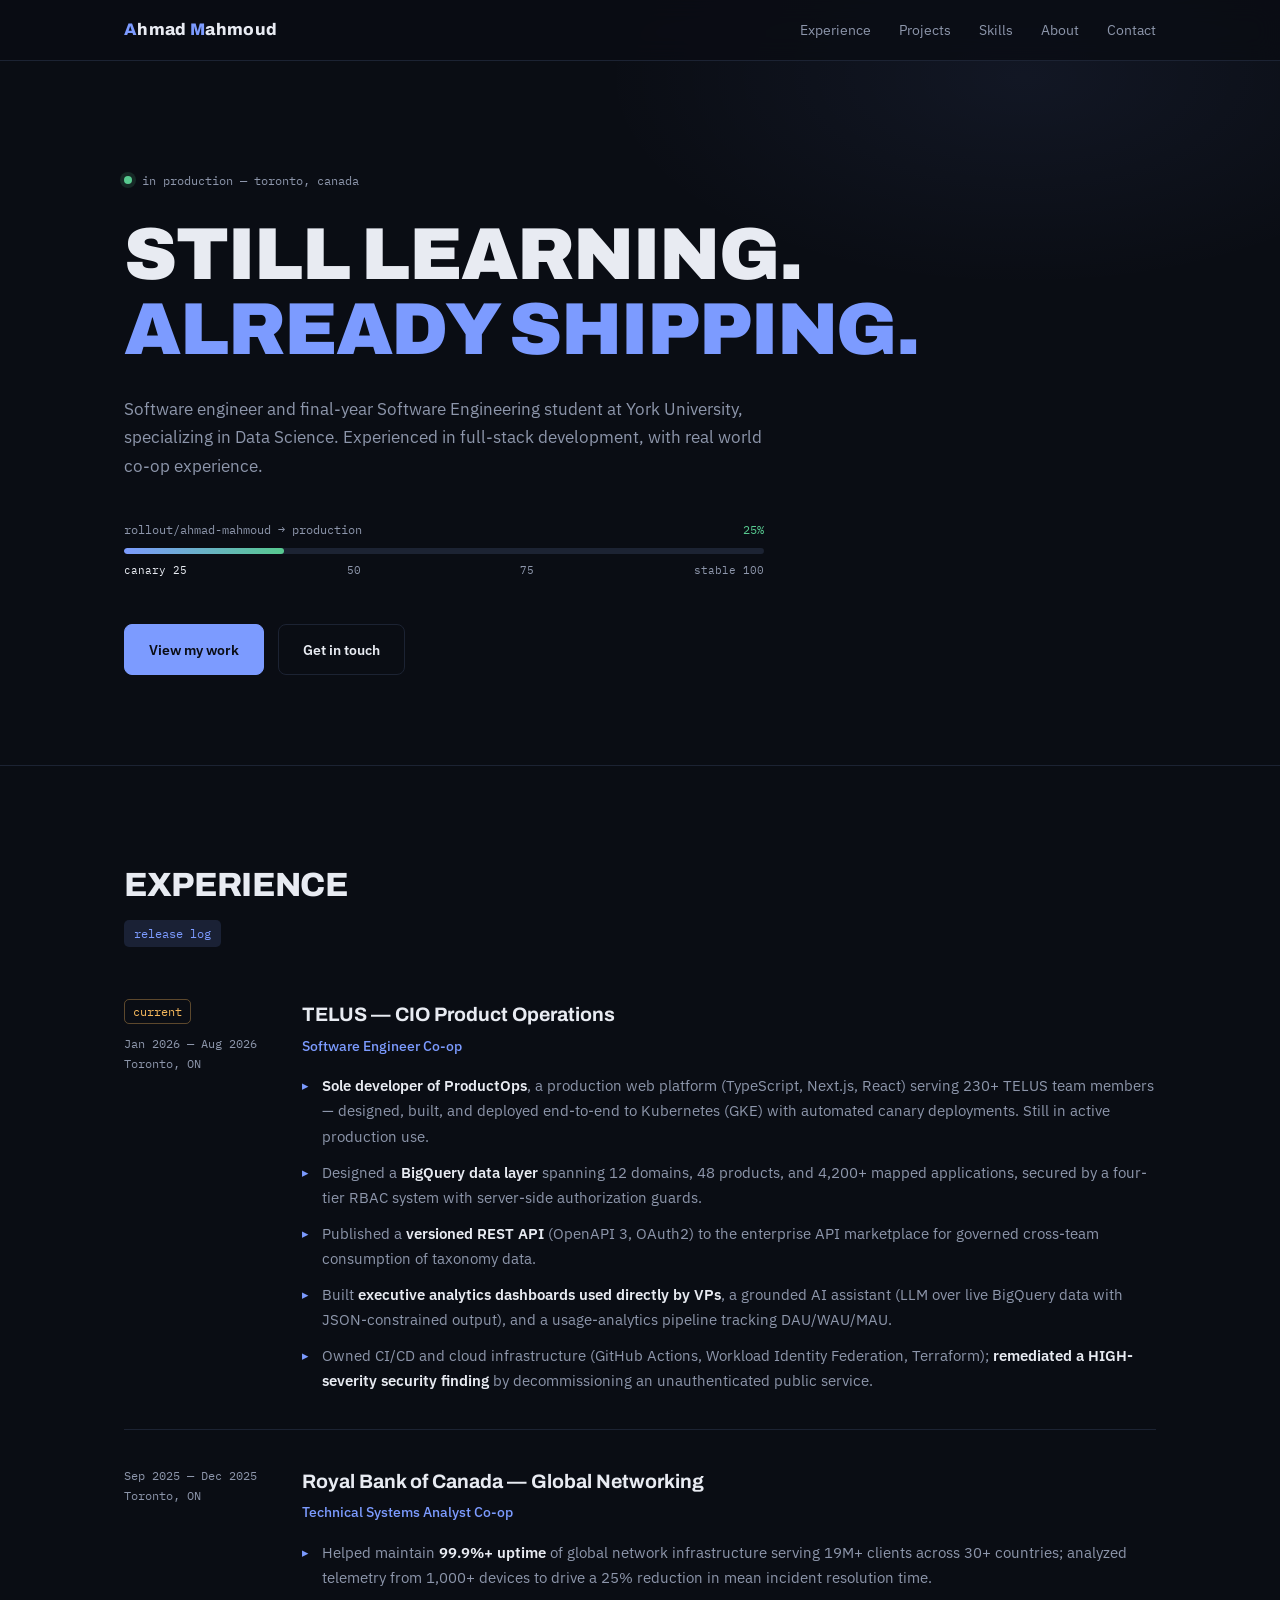
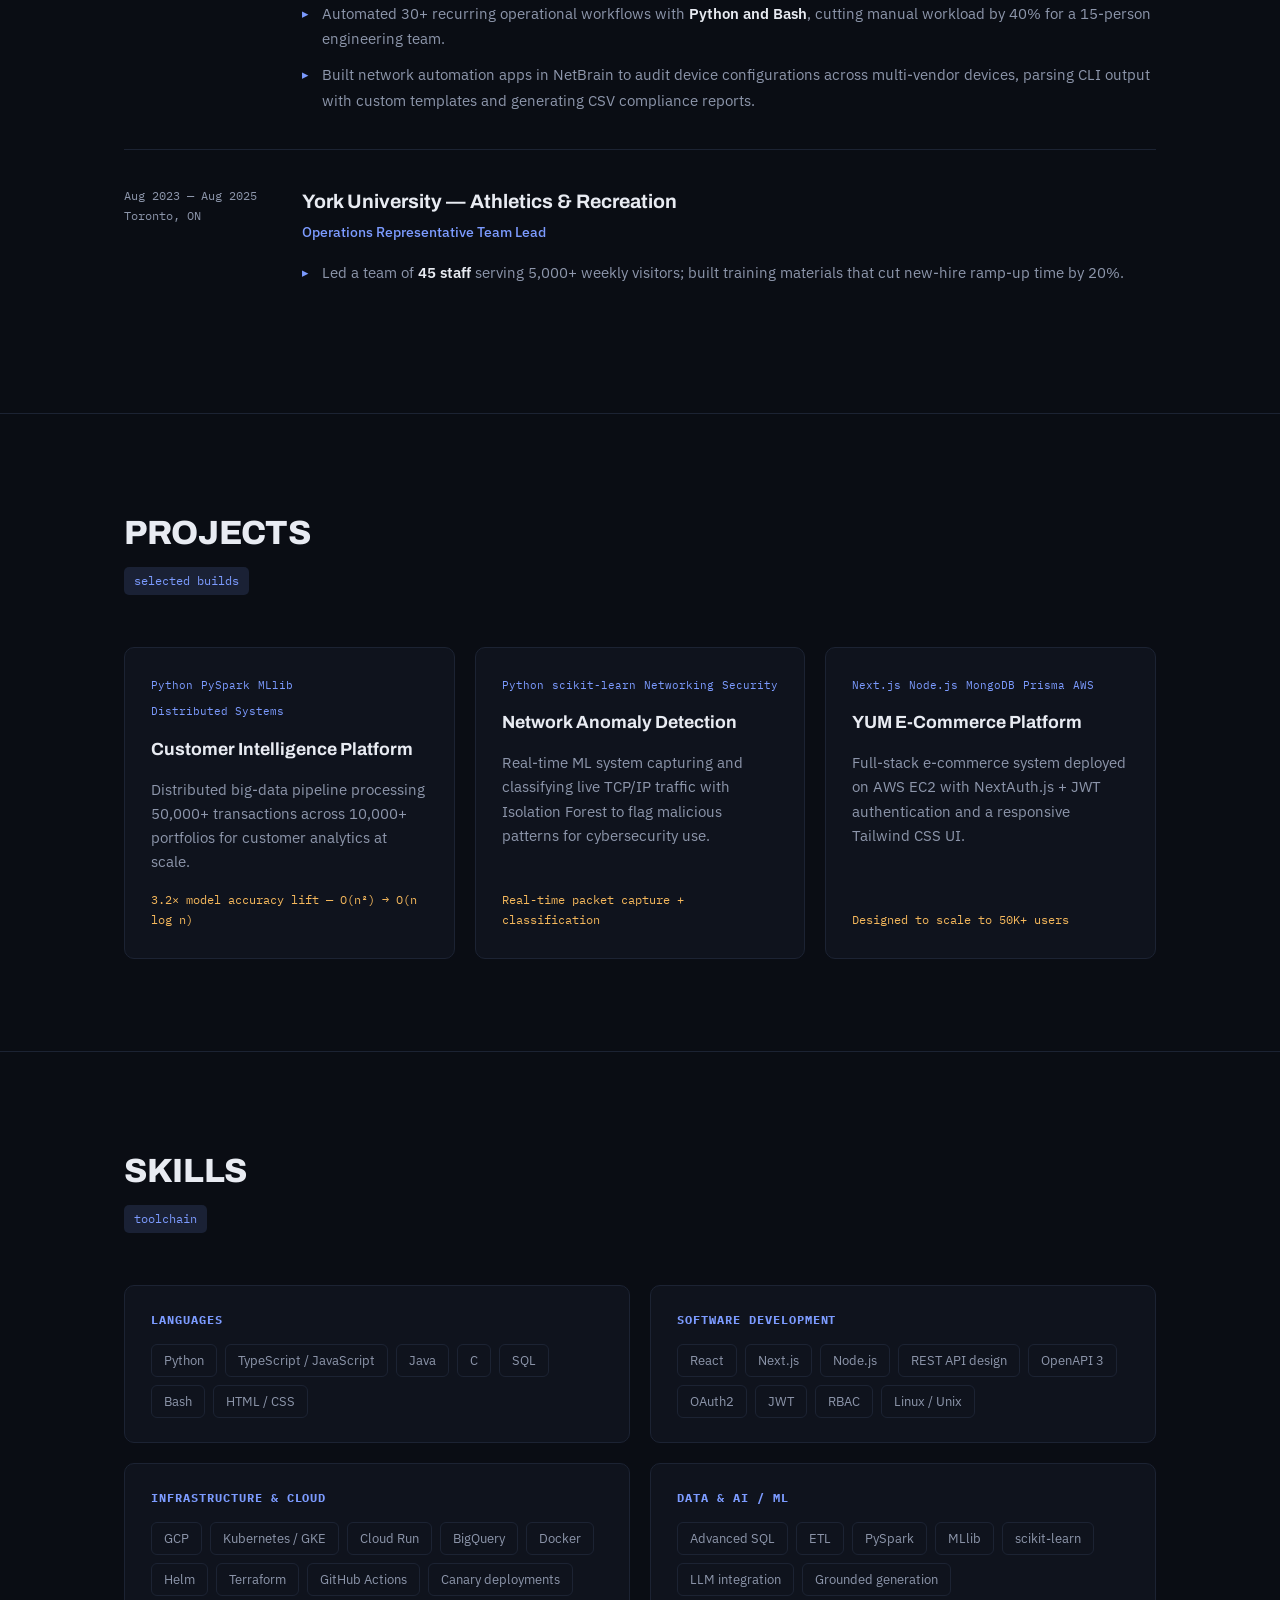
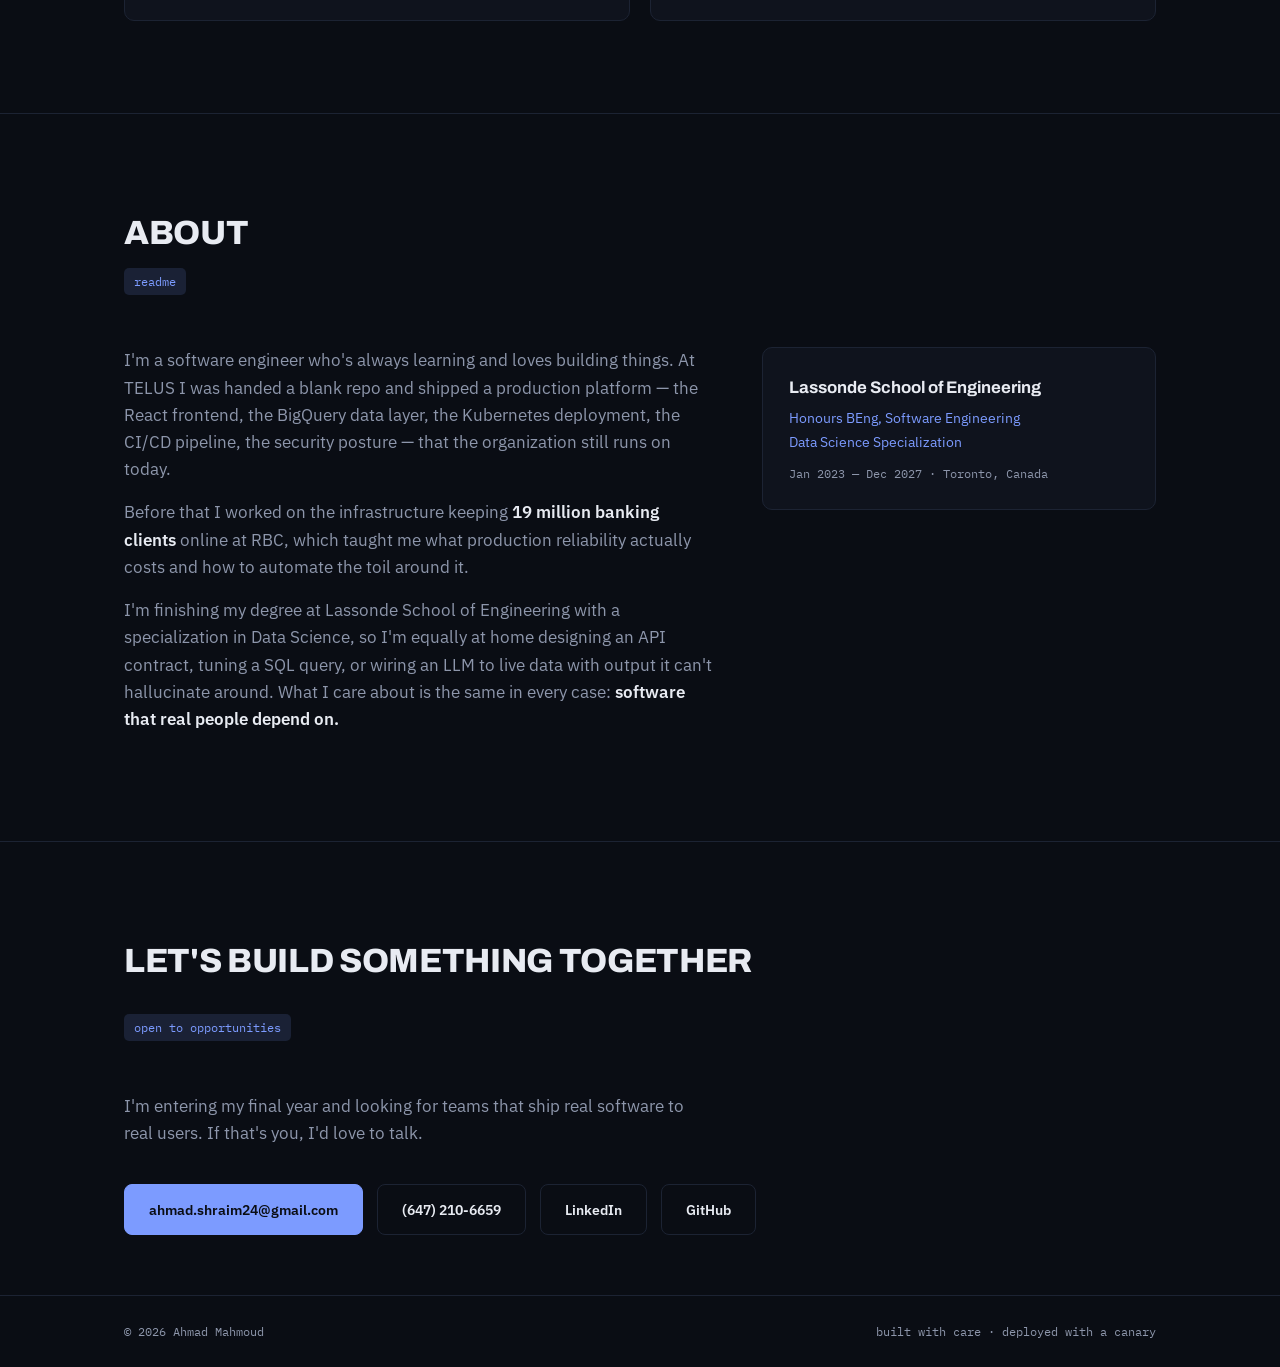
<file: index.html>
<!DOCTYPE html>
<html lang="en">
<head>
<meta charset="UTF-8">
<meta name="viewport" content="width=device-width, initial-scale=1.0">
<title>Ahmad Mahmoud — Software Engineer</title>
<meta name="description" content="Ahmad Mahmoud is a software engineer in Toronto who designs, builds, and ships production platforms end-to-end — from React frontends to Kubernetes infrastructure.">
<link rel="preconnect" href="https://fonts.googleapis.com">
<link rel="preconnect" href="https://fonts.gstatic.com" crossorigin>
<link href="https://fonts.googleapis.com/css2?family=Archivo:wght@500;700;800;900&family=IBM+Plex+Sans:wght@400;500;600&family=IBM+Plex+Mono:wght@400;500&display=swap" rel="stylesheet">
<link rel="stylesheet" href="styles.css">
</head>
<body>

<nav>
  <div class="nav-inner">
    <a href="#top" class="logo"><span>A</span>hmad <span>M</span>ahmoud</a>
    <div class="nav-links">
      <a href="#experience">Experience</a>
      <a href="#projects">Projects</a>
      <a href="#skills">Skills</a>
      <a href="#about">About</a>
      <a href="#contact">Contact</a>
    </div>
  </div>
</nav>

<header id="top">
  <div class="wrap">
    <div class="eyebrow"><span class="dot"></span> in production — toronto, canada</div>
    <h1>Still learning. <em>Already shipping.</em></h1>
    <p class="hero-sub">
      Software engineer and final-year Software Engineering student at York University,
      specializing in Data Science. Experienced in full-stack development, with real world
      co-op experience.
    </p>

    <div class="rollout" aria-hidden="true">
      <div class="rollout-label mono">
        <span>rollout/ahmad-mahmoud → production</span>
        <span class="pct" id="pct">0%</span>
      </div>
      <div class="rollout-track"><div class="rollout-fill" id="fill"></div></div>
      <div class="rollout-stages" id="stages">
        <span>canary 25</span><span>50</span><span>75</span><span>stable 100</span>
      </div>
    </div>

    <div class="cta-row">
      <a class="btn btn-primary" href="#projects">View my work</a>
      <a class="btn btn-ghost" href="mailto:ahmad.shraim24@gmail.com">Get in touch</a>
    </div>
  </div>
</header>

<section id="experience">
  <div class="wrap">
    <div class="sec-head reveal">
      <h2>Experience</h2>
      <span class="sec-tag">release log</span>
    </div>

    <article class="release reveal">
      <div class="release-meta">
        <span class="ver">current</span><br>
        Jan 2026 — Aug 2026<br>Toronto, ON
      </div>
      <div>
        <h3>TELUS — CIO Product Operations</h3>
        <div class="role">Software Engineer Co-op</div>
        <ul>
          <li><strong>Sole developer of ProductOps</strong>, a production web platform (TypeScript, Next.js, React) serving 230+ TELUS team members — designed, built, and deployed end-to-end to Kubernetes (GKE) with automated canary deployments. Still in active production use.</li>
          <li>Designed a <strong>BigQuery data layer</strong> spanning 12 domains, 48 products, and 4,200+ mapped applications, secured by a four-tier RBAC system with server-side authorization guards.</li>
          <li>Published a <strong>versioned REST API</strong> (OpenAPI 3, OAuth2) to the enterprise API marketplace for governed cross-team consumption of taxonomy data.</li>
          <li>Built <strong>executive analytics dashboards used directly by VPs</strong>, a grounded AI assistant (LLM over live BigQuery data with JSON-constrained output), and a usage-analytics pipeline tracking DAU/WAU/MAU.</li>
          <li>Owned CI/CD and cloud infrastructure (GitHub Actions, Workload Identity Federation, Terraform); <strong>remediated a HIGH-severity security finding</strong> by decommissioning an unauthenticated public service.</li>
        </ul>
      </div>
    </article>

    <article class="release reveal">
      <div class="release-meta">
        Sep 2025 — Dec 2025<br>Toronto, ON
      </div>
      <div>
        <h3>Royal Bank of Canada — Global Networking</h3>
        <div class="role">Technical Systems Analyst Co-op</div>
        <ul>
          <li>Helped maintain <strong>99.9%+ uptime</strong> of global network infrastructure serving 19M+ clients across 30+ countries; analyzed telemetry from 1,000+ devices to drive a 25% reduction in mean incident resolution time.</li>
          <li>Automated 30+ recurring operational workflows with <strong>Python and Bash</strong>, cutting manual workload by 40% for a 15-person engineering team.</li>
          <li>Built network automation apps in NetBrain to audit device configurations across multi-vendor devices, parsing CLI output with custom templates and generating CSV compliance reports.</li>
        </ul>
      </div>
    </article>

    <article class="release reveal">
      <div class="release-meta">
        Aug 2023 — Aug 2025<br>Toronto, ON
      </div>
      <div>
        <h3>York University — Athletics &amp; Recreation</h3>
        <div class="role">Operations Representative Team Lead</div>
        <ul>
          <li>Led a team of <strong>45 staff</strong> serving 5,000+ weekly visitors; built training materials that cut new-hire ramp-up time by 20%.</li>
        </ul>
      </div>
    </article>
  </div>
</section>

<section id="projects">
  <div class="wrap">
    <div class="sec-head reveal">
      <h2>Projects</h2>
      <span class="sec-tag">selected builds</span>
    </div>
    <div class="projects">
      <div class="card reveal">
        <div class="stack"><span>Python</span><span>PySpark</span><span>MLlib</span><span>Distributed Systems</span></div>
        <h3>Customer Intelligence Platform</h3>
        <p>Distributed big-data pipeline processing 50,000+ transactions across 10,000+ portfolios for customer analytics at scale.</p>
        <div class="hl">3.2× model accuracy lift — O(n²) → O(n log n)</div>
      </div>
      <div class="card reveal">
        <div class="stack"><span>Python</span><span>scikit-learn</span><span>Networking</span><span>Security</span></div>
        <h3>Network Anomaly Detection</h3>
        <p>Real-time ML system capturing and classifying live TCP/IP traffic with Isolation Forest to flag malicious patterns for cybersecurity use.</p>
        <div class="hl">Real-time packet capture + classification</div>
      </div>
      <div class="card reveal">
        <div class="stack"><span>Next.js</span><span>Node.js</span><span>MongoDB</span><span>Prisma</span><span>AWS</span></div>
        <h3>YUM E-Commerce Platform</h3>
        <p>Full-stack e-commerce system deployed on AWS EC2 with NextAuth.js + JWT authentication and a responsive Tailwind CSS UI.</p>
        <div class="hl">Designed to scale to 50K+ users</div>
      </div>
    </div>
  </div>
</section>

<section id="skills">
  <div class="wrap">
    <div class="sec-head reveal">
      <h2>Skills</h2>
      <span class="sec-tag">toolchain</span>
    </div>
    <div class="skills">
      <div class="skill-group reveal">
        <h3>Languages</h3>
        <div class="chips">
          <span class="chip">Python</span><span class="chip">TypeScript / JavaScript</span><span class="chip">Java</span>
          <span class="chip">C</span><span class="chip">SQL</span><span class="chip">Bash</span><span class="chip">HTML / CSS</span>
        </div>
      </div>
      <div class="skill-group reveal">
        <h3>Software Development</h3>
        <div class="chips">
          <span class="chip">React</span><span class="chip">Next.js</span><span class="chip">Node.js</span>
          <span class="chip">REST API design</span><span class="chip">OpenAPI 3</span><span class="chip">OAuth2</span>
          <span class="chip">JWT</span><span class="chip">RBAC</span><span class="chip">Linux / Unix</span>
        </div>
      </div>
      <div class="skill-group reveal">
        <h3>Infrastructure &amp; Cloud</h3>
        <div class="chips">
          <span class="chip">GCP</span><span class="chip">Kubernetes / GKE</span><span class="chip">Cloud Run</span>
          <span class="chip">BigQuery</span><span class="chip">Docker</span><span class="chip">Helm</span>
          <span class="chip">Terraform</span><span class="chip">GitHub Actions</span><span class="chip">Canary deployments</span>
        </div>
      </div>
      <div class="skill-group reveal">
        <h3>Data &amp; AI / ML</h3>
        <div class="chips">
          <span class="chip">Advanced SQL</span><span class="chip">ETL</span><span class="chip">PySpark</span>
          <span class="chip">MLlib</span><span class="chip">scikit-learn</span><span class="chip">LLM integration</span>
          <span class="chip">Grounded generation</span>
        </div>
      </div>
    </div>
  </div>
</section>

<section id="about">
  <div class="wrap">
    <div class="sec-head reveal">
      <h2>About</h2>
      <span class="sec-tag">readme</span>
    </div>
    <div class="about-grid">
      <div class="reveal">
        <p>I'm a software engineer who's always learning and loves building things. At TELUS I was handed a blank repo and shipped a production platform — the React frontend, the BigQuery data layer, the Kubernetes deployment, the CI/CD pipeline, the security posture — that the organization still runs on today.</p>
        <p>Before that I worked on the infrastructure keeping <strong>19 million banking clients</strong> online at RBC, which taught me what production reliability actually costs and how to automate the toil around it.</p>
        <p>I'm finishing my degree at Lassonde School of Engineering with a specialization in Data Science, so I'm equally at home designing an API contract, tuning a SQL query, or wiring an LLM to live data with output it can't hallucinate around. What I care about is the same in every case: <strong>software that real people depend on.</strong></p>
      </div>
      <div class="edu-card reveal">
        <div class="school">Lassonde School of Engineering</div>
        <div class="deg">Honours BEng, Software Engineering<br>Data Science Specialization</div>
        <div class="dates">Jan 2023 — Dec 2027 · Toronto, Canada</div>
      </div>
    </div>
  </div>
</section>

<section id="contact" class="contact">
  <div class="wrap">
    <div class="sec-head reveal">
      <h2>Let's build something together</h2>
      <span class="sec-tag">open to opportunities</span>
    </div>
    <p class="lead reveal">I'm entering my final year and looking for teams that ship real software to real users. If that's you, I'd love to talk.</p>
    <div class="contact-links reveal">
      <a class="btn btn-primary" href="mailto:ahmad.shraim24@gmail.com">ahmad.shraim24@gmail.com</a>
      <a class="btn btn-ghost" href="tel:+16472106659">(647) 210-6659</a>
      <a class="btn btn-ghost" href="https://linkedin.com/in/Ahmad-Mahmoud" target="_blank" rel="noopener">LinkedIn</a>
      <a class="btn btn-ghost" href="https://github.com/AWZShraim" target="_blank" rel="noopener">GitHub</a>
    </div>
  </div>
</section>

<footer>
  <div class="footer-inner">
    <span>© 2026 Ahmad Mahmoud</span>
    <span>built with care · deployed with a canary</span>
  </div>
</footer>

<script src="script.js"></script>
</body>
</html>
</file>
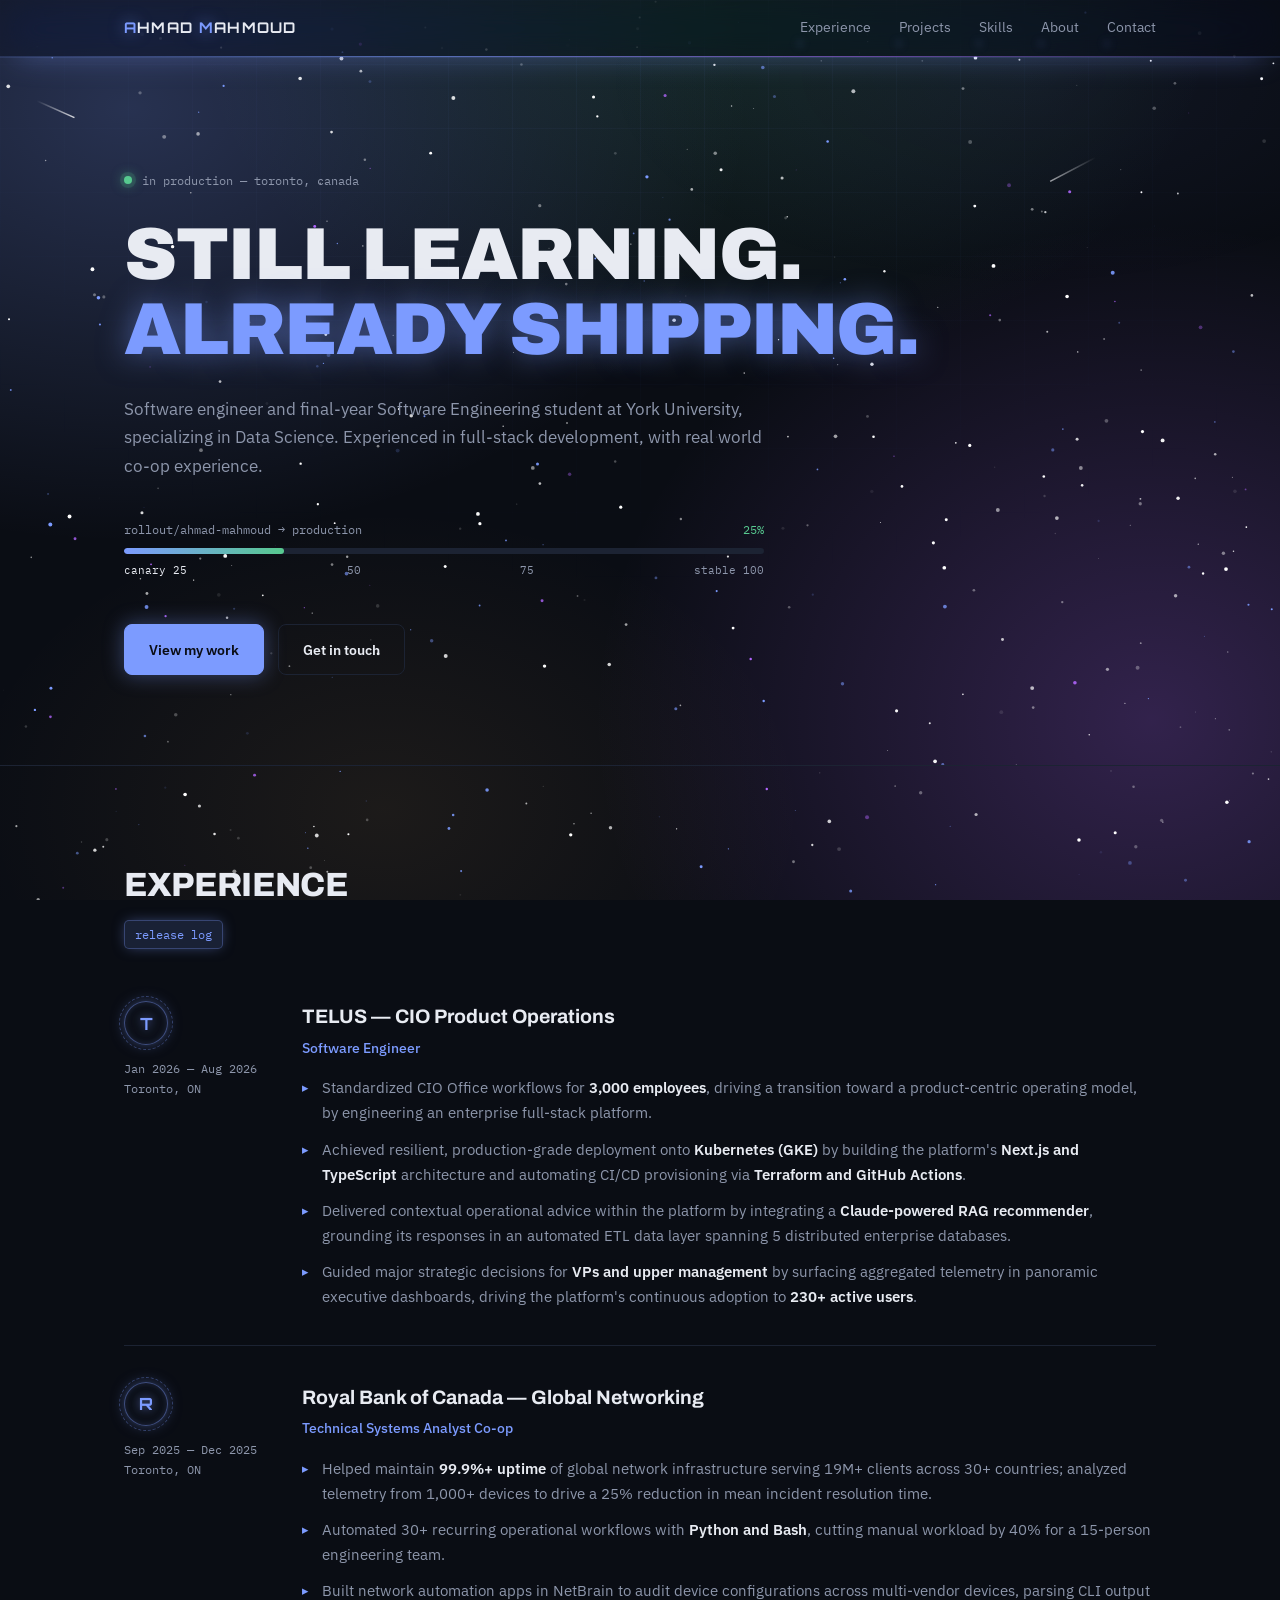
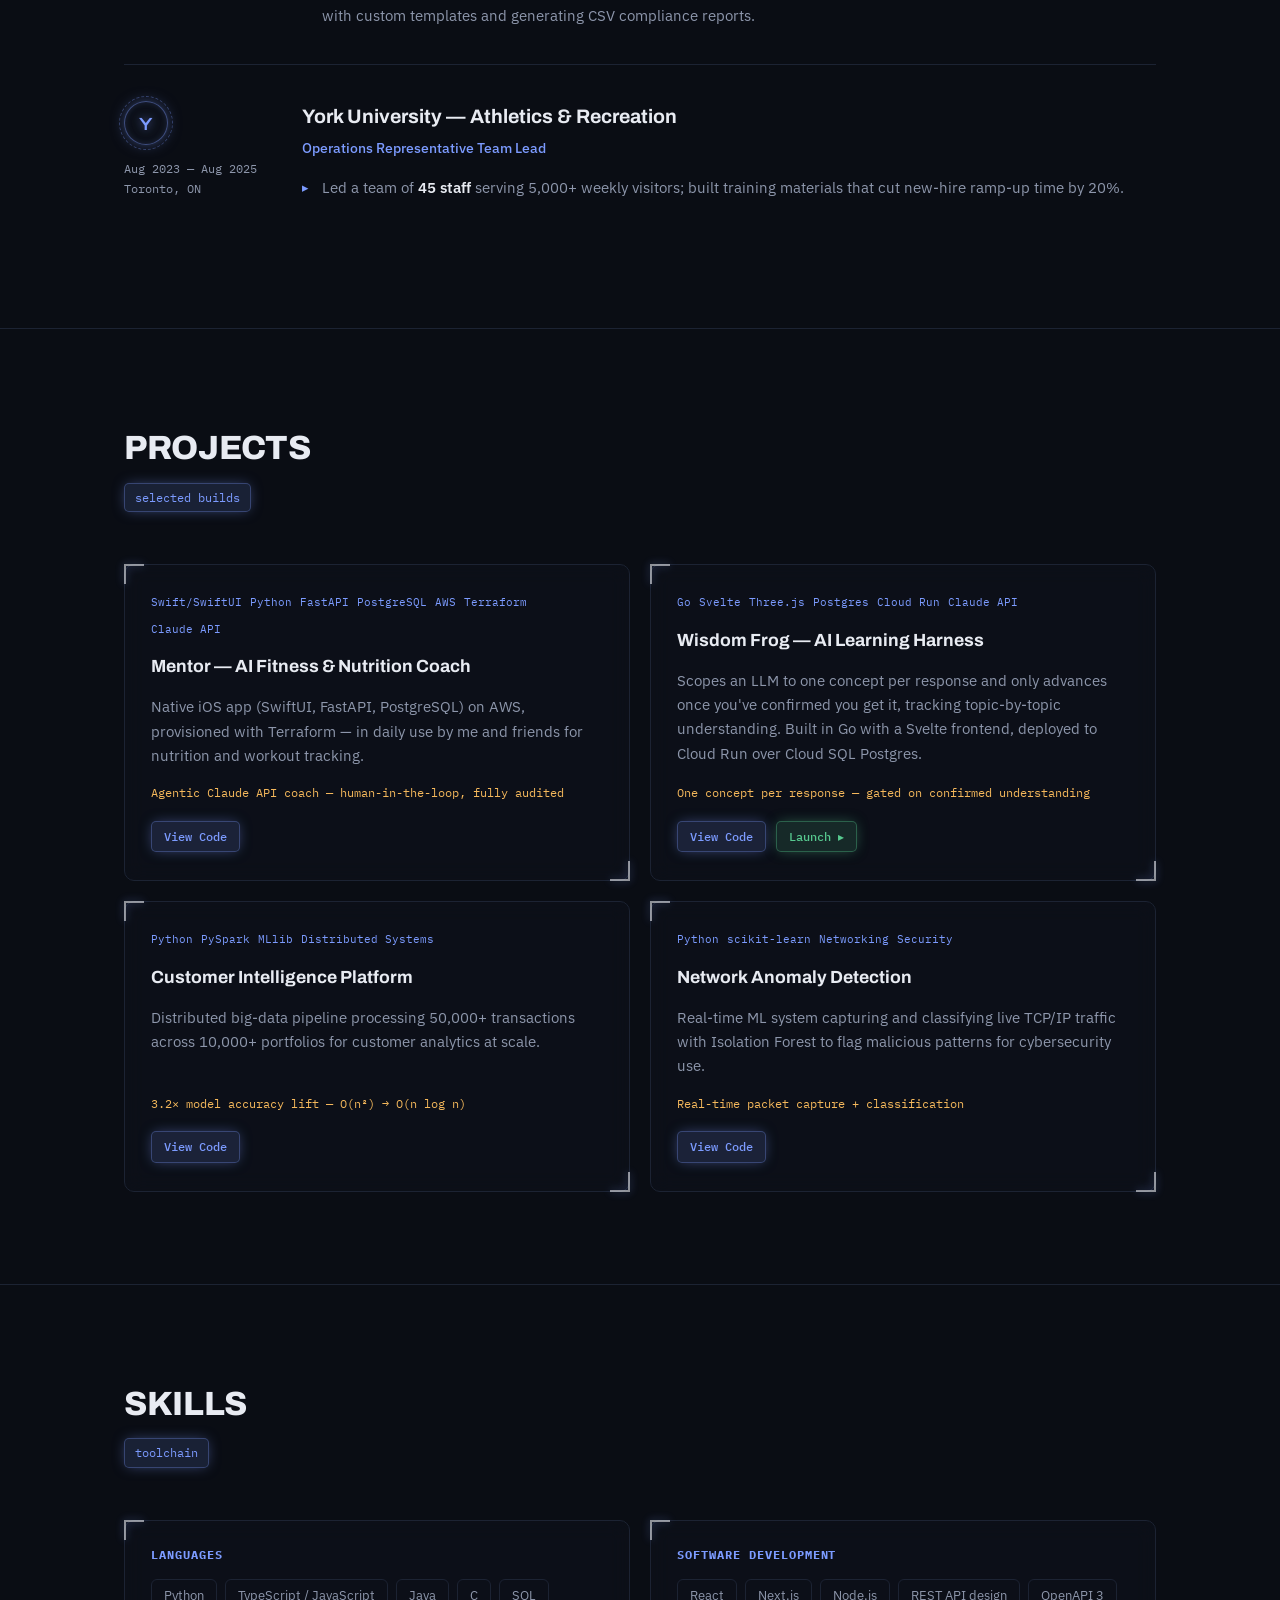
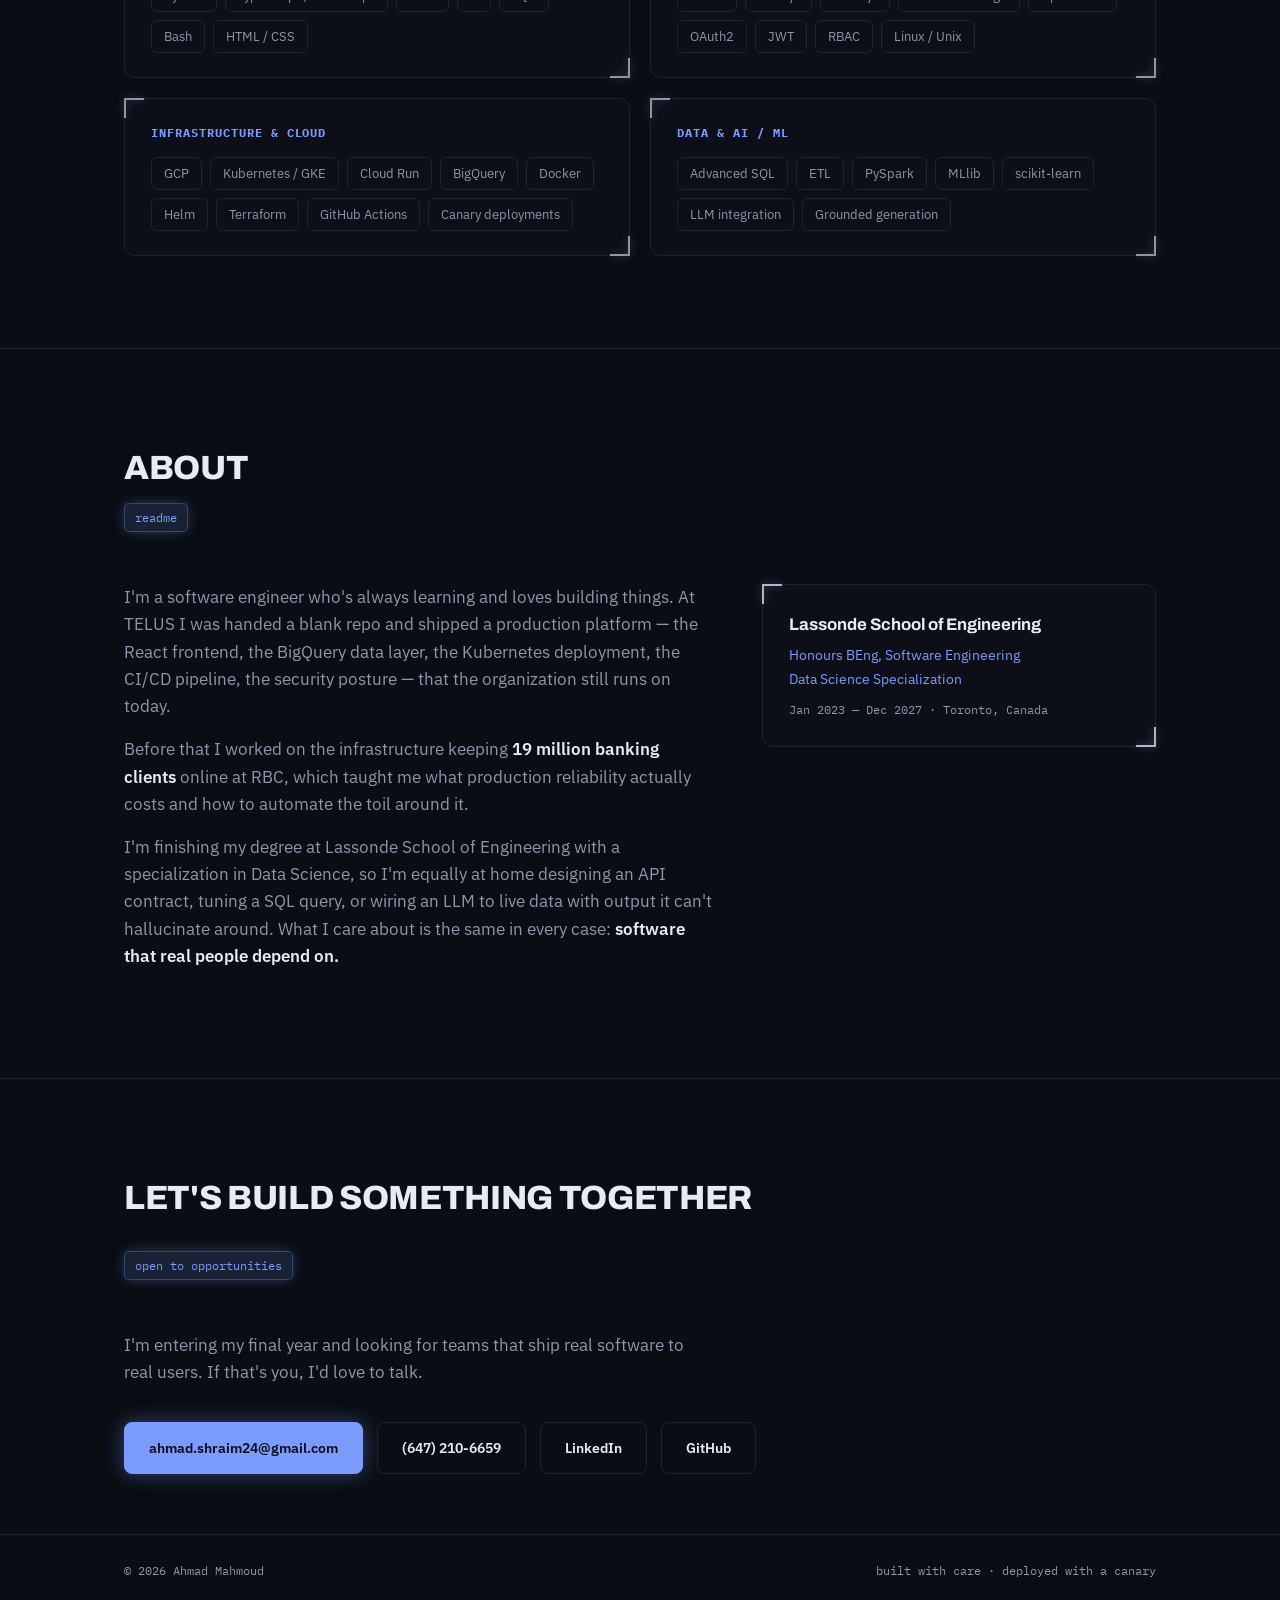
<file: public/index.html>
<!DOCTYPE html>
<html lang="en">
<head>
<meta charset="UTF-8">
<meta name="viewport" content="width=device-width, initial-scale=1.0">
<title>Ahmad Mahmoud — Software Engineer</title>
<meta name="description" content="Ahmad Mahmoud is a software engineer in Toronto who designs, builds, and ships production platforms end-to-end — from React frontends to Kubernetes infrastructure.">
<link rel="preconnect" href="https://fonts.googleapis.com">
<link rel="preconnect" href="https://fonts.gstatic.com" crossorigin>
<link href="https://fonts.googleapis.com/css2?family=Archivo:wght@500;700;800;900&family=IBM+Plex+Sans:wght@400;500;600&family=IBM+Plex+Mono:wght@400;500&family=Orbitron:wght@600;700;800&display=swap" rel="stylesheet">
<link rel="stylesheet" href="styles.css">
</head>
<body>

<div class="galaxy" aria-hidden="true"><canvas id="stars"></canvas></div>

<nav>
  <div class="nav-inner">
    <a href="#top" class="logo"><span>A</span>hmad <span>M</span>ahmoud</a>
    <div class="nav-links">
      <a href="#experience">Experience</a>
      <a href="#projects">Projects</a>
      <a href="#skills">Skills</a>
      <a href="#about">About</a>
      <a href="#contact">Contact</a>
    </div>
  </div>
</nav>

<header id="top">
  <div class="wrap">
    <div class="eyebrow"><span class="dot"></span> in production — toronto, canada</div>
    <h1>Still learning. <em>Already shipping.</em></h1>
    <p class="hero-sub">
      Software engineer and final-year Software Engineering student at York University,
      specializing in Data Science. Experienced in full-stack development, with real world
      co-op experience.
    </p>

    <div class="rollout" aria-hidden="true">
      <div class="rollout-label mono">
        <span>rollout/ahmad-mahmoud → production</span>
        <span class="pct" id="pct">0%</span>
      </div>
      <div class="rollout-track"><div class="rollout-fill" id="fill"></div></div>
      <div class="rollout-stages" id="stages">
        <span>canary 25</span><span>50</span><span>75</span><span>stable 100</span>
      </div>
    </div>

    <div class="cta-row">
      <a class="btn btn-primary" href="#projects">View my work</a>
      <a class="btn btn-ghost" href="mailto:ahmad.shraim24@gmail.com">Get in touch</a>
    </div>
  </div>
</header>

<section id="experience">
  <div class="wrap">
    <div class="sec-head reveal">
      <h2>Experience</h2>
      <span class="sec-tag">release log</span>
    </div>

    <article class="release reveal">
      <div class="release-meta">
        <div class="org-badge" aria-hidden="true">T</div>
        Jan 2026 — Aug 2026<br>Toronto, ON
      </div>
      <div>
        <h3>TELUS — CIO Product Operations</h3>
        <div class="role">Software Engineer</div>
        <ul>
          <li>Standardized CIO Office workflows for <strong>3,000 employees</strong>, driving a transition toward a product-centric operating model, by engineering an enterprise full-stack platform.</li>
          <li>Achieved resilient, production-grade deployment onto <strong>Kubernetes (GKE)</strong> by building the platform's <strong>Next.js and TypeScript</strong> architecture and automating CI/CD provisioning via <strong>Terraform and GitHub Actions</strong>.</li>
          <li>Delivered contextual operational advice within the platform by integrating a <strong>Claude-powered RAG recommender</strong>, grounding its responses in an automated ETL data layer spanning 5 distributed enterprise databases.</li>
          <li>Guided major strategic decisions for <strong>VPs and upper management</strong> by surfacing aggregated telemetry in panoramic executive dashboards, driving the platform's continuous adoption to <strong>230+ active users</strong>.</li>
        </ul>
      </div>
    </article>

    <article class="release reveal">
      <div class="release-meta">
        <div class="org-badge" aria-hidden="true">R</div>
        Sep 2025 — Dec 2025<br>Toronto, ON
      </div>
      <div>
        <h3>Royal Bank of Canada — Global Networking</h3>
        <div class="role">Technical Systems Analyst Co-op</div>
        <ul>
          <li>Helped maintain <strong>99.9%+ uptime</strong> of global network infrastructure serving 19M+ clients across 30+ countries; analyzed telemetry from 1,000+ devices to drive a 25% reduction in mean incident resolution time.</li>
          <li>Automated 30+ recurring operational workflows with <strong>Python and Bash</strong>, cutting manual workload by 40% for a 15-person engineering team.</li>
          <li>Built network automation apps in NetBrain to audit device configurations across multi-vendor devices, parsing CLI output with custom templates and generating CSV compliance reports.</li>
        </ul>
      </div>
    </article>

    <article class="release reveal">
      <div class="release-meta">
        <div class="org-badge" aria-hidden="true">Y</div>
        Aug 2023 — Aug 2025<br>Toronto, ON
      </div>
      <div>
        <h3>York University — Athletics &amp; Recreation</h3>
        <div class="role">Operations Representative Team Lead</div>
        <ul>
          <li>Led a team of <strong>45 staff</strong> serving 5,000+ weekly visitors; built training materials that cut new-hire ramp-up time by 20%.</li>
        </ul>
      </div>
    </article>
  </div>
</section>

<section id="projects">
  <div class="wrap">
    <div class="sec-head reveal">
      <h2>Projects</h2>
      <span class="sec-tag">selected builds</span>
    </div>
    <div class="projects">
      <div class="card reveal">
        <div class="stack"><span>Swift/SwiftUI</span><span>Python</span><span>FastAPI</span><span>PostgreSQL</span><span>AWS</span><span>Terraform</span><span>Claude API</span></div>
        <h3>Mentor — AI Fitness &amp; Nutrition Coach</h3>
        <p>Native iOS app (SwiftUI, FastAPI, PostgreSQL) on AWS, provisioned with Terraform — in daily use by me and friends for nutrition and workout tracking.</p>
        <div class="hl">Agentic Claude API coach — human-in-the-loop, fully audited</div>
        <div class="card-actions">
          <a class="card-link" href="https://github.com/AWZShraim/project-mentor" target="_blank" rel="noopener">View Code</a>
        </div>
      </div>
      <div class="card reveal">
        <div class="stack"><span>Go</span><span>Svelte</span><span>Three.js</span><span>Postgres</span><span>Cloud Run</span><span>Claude API</span></div>
        <h3>Wisdom Frog — AI Learning Harness</h3>
        <p>Scopes an LLM to one concept per response and only advances once you've confirmed you get it, tracking topic-by-topic understanding. Built in Go with a Svelte frontend, deployed to Cloud Run over Cloud SQL Postgres.</p>
        <div class="hl">One concept per response — gated on confirmed understanding</div>
        <div class="card-actions">
          <a class="card-link" href="https://github.com/AWZShraim/wisdom-frog" target="_blank" rel="noopener">View Code</a>
          <a class="card-link card-link--launch" href="https://wisdom-frog-app.web.app/" target="_blank" rel="noopener">Launch ▸</a>
        </div>
      </div>
      <div class="card reveal">
        <div class="stack"><span>Python</span><span>PySpark</span><span>MLlib</span><span>Distributed Systems</span></div>
        <h3>Customer Intelligence Platform</h3>
        <p>Distributed big-data pipeline processing 50,000+ transactions across 10,000+ portfolios for customer analytics at scale.</p>
        <div class="hl">3.2× model accuracy lift — O(n²) → O(n log n)</div>
        <div class="card-actions">
          <a class="card-link" href="https://github.com/AWZShraim/customer-intelligence-platform" target="_blank" rel="noopener">View Code</a>
        </div>
      </div>
      <div class="card reveal">
        <div class="stack"><span>Python</span><span>scikit-learn</span><span>Networking</span><span>Security</span></div>
        <h3>Network Anomaly Detection</h3>
        <p>Real-time ML system capturing and classifying live TCP/IP traffic with Isolation Forest to flag malicious patterns for cybersecurity use.</p>
        <div class="hl">Real-time packet capture + classification</div>
        <div class="card-actions">
          <a class="card-link" href="https://github.com/AWZShraim/Network-Anomalies" target="_blank" rel="noopener">View Code</a>
        </div>
      </div>
    </div>
  </div>
</section>

<section id="skills">
  <div class="wrap">
    <div class="sec-head reveal">
      <h2>Skills</h2>
      <span class="sec-tag">toolchain</span>
    </div>
    <div class="skills">
      <div class="skill-group reveal">
        <h3>Languages</h3>
        <div class="chips">
          <span class="chip">Python</span><span class="chip">TypeScript / JavaScript</span><span class="chip">Java</span>
          <span class="chip">C</span><span class="chip">SQL</span><span class="chip">Bash</span><span class="chip">HTML / CSS</span>
        </div>
      </div>
      <div class="skill-group reveal">
        <h3>Software Development</h3>
        <div class="chips">
          <span class="chip">React</span><span class="chip">Next.js</span><span class="chip">Node.js</span>
          <span class="chip">REST API design</span><span class="chip">OpenAPI 3</span><span class="chip">OAuth2</span>
          <span class="chip">JWT</span><span class="chip">RBAC</span><span class="chip">Linux / Unix</span>
        </div>
      </div>
      <div class="skill-group reveal">
        <h3>Infrastructure &amp; Cloud</h3>
        <div class="chips">
          <span class="chip">GCP</span><span class="chip">Kubernetes / GKE</span><span class="chip">Cloud Run</span>
          <span class="chip">BigQuery</span><span class="chip">Docker</span><span class="chip">Helm</span>
          <span class="chip">Terraform</span><span class="chip">GitHub Actions</span><span class="chip">Canary deployments</span>
        </div>
      </div>
      <div class="skill-group reveal">
        <h3>Data &amp; AI / ML</h3>
        <div class="chips">
          <span class="chip">Advanced SQL</span><span class="chip">ETL</span><span class="chip">PySpark</span>
          <span class="chip">MLlib</span><span class="chip">scikit-learn</span><span class="chip">LLM integration</span>
          <span class="chip">Grounded generation</span>
        </div>
      </div>
    </div>
  </div>
</section>

<section id="about">
  <div class="wrap">
    <div class="sec-head reveal">
      <h2>About</h2>
      <span class="sec-tag">readme</span>
    </div>
    <div class="about-grid">
      <div class="reveal">
        <p>I'm a software engineer who's always learning and loves building things. At TELUS I was handed a blank repo and shipped a production platform — the React frontend, the BigQuery data layer, the Kubernetes deployment, the CI/CD pipeline, the security posture — that the organization still runs on today.</p>
        <p>Before that I worked on the infrastructure keeping <strong>19 million banking clients</strong> online at RBC, which taught me what production reliability actually costs and how to automate the toil around it.</p>
        <p>I'm finishing my degree at Lassonde School of Engineering with a specialization in Data Science, so I'm equally at home designing an API contract, tuning a SQL query, or wiring an LLM to live data with output it can't hallucinate around. What I care about is the same in every case: <strong>software that real people depend on.</strong></p>
      </div>
      <div class="edu-card reveal">
        <div class="school">Lassonde School of Engineering</div>
        <div class="deg">Honours BEng, Software Engineering<br>Data Science Specialization</div>
        <div class="dates">Jan 2023 — Dec 2027 · Toronto, Canada</div>
      </div>
    </div>
  </div>
</section>

<section id="contact" class="contact">
  <div class="wrap">
    <div class="sec-head reveal">
      <h2>Let's build something together</h2>
      <span class="sec-tag">open to opportunities</span>
    </div>
    <p class="lead reveal">I'm entering my final year and looking for teams that ship real software to real users. If that's you, I'd love to talk.</p>
    <div class="contact-links reveal">
      <a class="btn btn-primary" href="mailto:ahmad.shraim24@gmail.com">ahmad.shraim24@gmail.com</a>
      <a class="btn btn-ghost" href="tel:+16472106659">(647) 210-6659</a>
      <a class="btn btn-ghost" href="https://www.linkedin.com/in/ahmad-mahmoud-9157a3262/" target="_blank" rel="noopener">LinkedIn</a>
      <a class="btn btn-ghost" href="https://github.com/AWZShraim" target="_blank" rel="noopener">GitHub</a>
    </div>
  </div>
</section>

<footer>
  <div class="footer-inner">
    <span>© 2026 Ahmad Mahmoud</span>
    <span>built with care · deployed with a canary</span>
  </div>
</footer>

<script src="script.js"></script>
</body>
</html>
</file>
<file: styles.css>
:root{
  --bg:#0A0D14;          /* control-plane ink */
  --bg-raised:#0F131D;   /* card surface */
  --line:#1C2333;        /* hairline */
  --text:#E8EBF2;        /* primary */
  --muted:#8D96AB;       /* secondary */
  --accent:#7C9BFF;      /* periwinkle signal */
  --accent-dim:rgba(124,155,255,.14);
  --amber:#F5B85C;       /* metric amber */
  --ok:#57C98F;          /* healthy status */
  --radius:10px;
  --maxw:1080px;
}
*{margin:0;padding:0;box-sizing:border-box}
html{scroll-behavior:smooth}
body{
  background:var(--bg);
  color:var(--text);
  font-family:'IBM Plex Sans',system-ui,sans-serif;
  font-size:16.5px;
  line-height:1.65;
  -webkit-font-smoothing:antialiased;
}
::selection{background:var(--accent);color:#0A0D14}

a{color:inherit;text-decoration:none}
.wrap{max-width:var(--maxw);margin:0 auto;padding:0 24px}
.mono{font-family:'IBM Plex Mono',monospace}

/* ---------- nav ---------- */
nav{
  position:fixed;top:0;left:0;right:0;z-index:50;
  background:rgba(10,13,20,.82);
  backdrop-filter:blur(12px);
  border-bottom:1px solid var(--line);
}
.nav-inner{
  max-width:var(--maxw);margin:0 auto;padding:16px 24px;
  display:flex;align-items:center;justify-content:space-between;
}
.logo{
  font-family:'Archivo',sans-serif;font-weight:800;font-size:1.05rem;
  letter-spacing:.02em;
}
.logo span{color:var(--accent)}
.nav-links{display:flex;gap:28px;font-size:.85rem}
.nav-links a{color:var(--muted);transition:color .2s}
.nav-links a:hover{color:var(--text)}
@media(max-width:640px){.nav-links{display:none}}

/* ---------- hero ---------- */
header{
  padding:170px 0 90px;
  border-bottom:1px solid var(--line);
  position:relative;overflow:hidden;
}
header::before{
  content:"";position:absolute;inset:0;
  background:
    radial-gradient(600px 300px at 80% 10%, rgba(124,155,255,.07), transparent 70%);
  pointer-events:none;
}
.eyebrow{
  font-family:'IBM Plex Mono',monospace;font-size:.78rem;color:var(--muted);
  display:flex;align-items:center;gap:10px;margin-bottom:26px;
}
.dot{width:8px;height:8px;border-radius:50%;background:var(--ok);
  box-shadow:0 0 0 4px rgba(87,201,143,.15);animation:pulse 2.4s ease-in-out infinite}
@keyframes pulse{50%{box-shadow:0 0 0 7px rgba(87,201,143,.06)}}
h1{
  font-family:'Archivo',sans-serif;font-weight:900;
  font-size:clamp(2.6rem,7vw,4.6rem);
  line-height:1.02;letter-spacing:-.015em;
  text-transform:uppercase;
  margin-bottom:28px;max-width:900px;
}
h1 em{font-style:normal;color:var(--accent)}
.hero-sub{color:var(--muted);max-width:640px;font-size:1.08rem;margin-bottom:40px}
.hero-sub strong{color:var(--text);font-weight:600}

/* rollout bar — signature element */
.rollout{max-width:640px;margin-bottom:44px}
.rollout-label{
  font-family:'IBM Plex Mono',monospace;font-size:.74rem;color:var(--muted);
  display:flex;justify-content:space-between;margin-bottom:8px;
}
.rollout-label .pct{color:var(--ok)}
.rollout-track{
  height:6px;border-radius:3px;background:var(--line);overflow:hidden;position:relative;
}
.rollout-fill{
  height:100%;width:0;border-radius:3px;
  background:linear-gradient(90deg,var(--accent),var(--ok));
  transition:width 2.2s cubic-bezier(.22,1,.36,1);
}
.rollout-stages{
  display:flex;justify-content:space-between;margin-top:8px;
  font-family:'IBM Plex Mono',monospace;font-size:.68rem;color:var(--muted);
}
.rollout-stages span.hit{color:var(--text)}

.cta-row{display:flex;gap:14px;flex-wrap:wrap}
.btn{
  display:inline-flex;align-items:center;gap:8px;
  padding:13px 24px;border-radius:8px;font-size:.9rem;font-weight:600;
  border:1px solid var(--line);transition:all .2s;
}
.btn-primary{background:var(--accent);color:#0A0D14;border-color:var(--accent)}
.btn-primary:hover{background:#93ADFF}
.btn-ghost:hover{border-color:var(--accent);color:var(--accent)}

/* ---------- sections ---------- */
section{padding:92px 0;border-bottom:1px solid var(--line)}
.sec-head{display:flex;align-items:flex-start;flex-direction:column;gap:6px;margin-bottom:52px}
.sec-tag{
  font-family:'IBM Plex Mono',monospace;font-size:.74rem;color:var(--accent);
  background:var(--accent-dim);padding:4px 10px;border-radius:5px;white-space:nowrap;
}
h2{
  font-family:'Archivo',sans-serif;font-weight:800;text-transform:uppercase;
  font-size:clamp(1.5rem,3.4vw,2.1rem);letter-spacing:-.01em;
}

/* ---------- experience (release log) ---------- */
.release{
  display:grid;grid-template-columns:150px 1fr;gap:28px;
  padding:36px 0;border-top:1px solid var(--line);
}
.release:first-of-type{border-top:none;padding-top:0}
.release-meta{font-family:'IBM Plex Mono',monospace;font-size:.76rem;color:var(--muted)}
.release-meta .ver{
  display:inline-block;color:var(--amber);border:1px solid rgba(245,184,92,.35);
  padding:2px 8px;border-radius:5px;margin-bottom:10px;font-size:.72rem;
}
.release h3{font-family:'Archivo',sans-serif;font-weight:700;font-size:1.22rem;margin-bottom:2px}
.release .role{color:var(--accent);font-size:.9rem;font-weight:500;margin-bottom:16px}
.release ul{list-style:none;display:flex;flex-direction:column;gap:11px}
.release li{color:var(--muted);padding-left:20px;position:relative;font-size:.95rem}
.release li::before{content:"▸";position:absolute;left:0;color:var(--accent);font-size:.8rem;top:2px}
.release li strong{color:var(--text);font-weight:600}
@media(max-width:700px){.release{grid-template-columns:1fr;gap:10px}}

/* ---------- projects ---------- */
.projects{display:grid;grid-template-columns:repeat(3,1fr);gap:20px}
@media(max-width:860px){.projects{grid-template-columns:1fr}}
.card{
  background:var(--bg-raised);border:1px solid var(--line);border-radius:var(--radius);
  padding:28px 26px;display:flex;flex-direction:column;gap:14px;
  transition:border-color .25s, transform .25s;
}
.card:hover{border-color:var(--accent);transform:translateY(-3px)}
.card .stack{
  font-family:'IBM Plex Mono',monospace;font-size:.7rem;color:var(--accent);
  display:flex;flex-wrap:wrap;gap:8px;
}
.card h3{font-family:'Archivo',sans-serif;font-weight:700;font-size:1.1rem}
.card p{color:var(--muted);font-size:.92rem;flex:1}
.card .hl{color:var(--amber);font-family:'IBM Plex Mono',monospace;font-size:.78rem}

/* ---------- skills ---------- */
.skills{display:grid;grid-template-columns:repeat(2,1fr);gap:20px}
@media(max-width:700px){.skills{grid-template-columns:1fr}}
.skill-group{
  border:1px solid var(--line);border-radius:var(--radius);padding:24px 26px;background:var(--bg-raised);
}
.skill-group h3{
  font-family:'IBM Plex Mono',monospace;font-size:.76rem;color:var(--accent);
  text-transform:uppercase;letter-spacing:.08em;margin-bottom:14px;
}
.chips{display:flex;flex-wrap:wrap;gap:8px}
.chip{
  font-size:.8rem;color:var(--muted);border:1px solid var(--line);
  padding:5px 12px;border-radius:6px;transition:all .2s;
}
.chip:hover{color:var(--text);border-color:var(--accent)}

/* ---------- about / education ---------- */
.about-grid{display:grid;grid-template-columns:1.5fr 1fr;gap:48px}
@media(max-width:800px){.about-grid{grid-template-columns:1fr}}
.about-grid p{color:var(--muted);margin-bottom:16px}
.about-grid p strong{color:var(--text);font-weight:600}
.edu-card{
  border:1px solid var(--line);border-radius:var(--radius);padding:26px;background:var(--bg-raised);
  align-self:start;
}
.edu-card .school{font-family:'Archivo',sans-serif;font-weight:700;font-size:1.05rem}
.edu-card .deg{color:var(--accent);font-size:.9rem;margin:4px 0 10px}
.edu-card .dates{font-family:'IBM Plex Mono',monospace;font-size:.75rem;color:var(--muted)}

/* ---------- contact ---------- */
.contact{text-align:left;border-bottom:none;padding-bottom:60px}
.contact h2{margin-bottom:18px}
.contact .lead{color:var(--muted);max-width:560px;margin-bottom:36px}
.contact-links{display:flex;gap:14px;flex-wrap:wrap}

footer{
  border-top:1px solid var(--line);padding:26px 0;
  font-family:'IBM Plex Mono',monospace;font-size:.72rem;color:var(--muted);
}
.footer-inner{max-width:var(--maxw);margin:0 auto;padding:0 24px;
  display:flex;justify-content:space-between;flex-wrap:wrap;gap:10px}

/* ---------- reveal ---------- */
.reveal{opacity:0;transform:translateY(22px);transition:opacity .7s ease,transform .7s ease}
.reveal.in{opacity:1;transform:none}
@media(prefers-reduced-motion:reduce){
  .reveal{opacity:1;transform:none;transition:none}
  .rollout-fill{transition:none}
  .dot{animation:none}
  html{scroll-behavior:auto}
}
a:focus-visible,.btn:focus-visible{outline:2px solid var(--accent);outline-offset:3px}
</file>
<file: public/styles.css>
:root{
  --bg:#0A0D14;          /* control-plane ink */
  --bg-raised:#0F131D;   /* card surface */
  --line:#1C2333;        /* hairline */
  --text:#E8EBF2;        /* primary */
  --muted:#8D96AB;       /* secondary */
  --accent:#7C9BFF;      /* periwinkle signal */
  --accent-dim:rgba(124,155,255,.14);
  --amber:#F5B85C;       /* metric amber */
  --ok:#57C98F;          /* healthy status */
  --radius:10px;
  --maxw:1080px;
}
*{margin:0;padding:0;box-sizing:border-box}
html{scroll-behavior:smooth}
body{
  background:var(--bg);
  color:var(--text);
  font-family:'IBM Plex Sans',system-ui,sans-serif;
  font-size:16.5px;
  line-height:1.65;
  -webkit-font-smoothing:antialiased;
}
::selection{background:var(--accent);color:#0A0D14}

/* ---------- galaxy backdrop ---------- */
.galaxy{
  position:fixed;inset:0;z-index:-2;overflow:hidden;background:
    radial-gradient(ellipse 1000px 700px at 10% 12%, rgba(124,155,255,.26), transparent 62%),
    radial-gradient(ellipse 900px 800px at 90% 80%, rgba(178,102,255,.24), transparent 62%),
    radial-gradient(ellipse 800px 600px at 55% 0%, rgba(87,201,143,.14), transparent 64%),
    radial-gradient(ellipse 700px 500px at 30% 90%, rgba(245,184,92,.08), transparent 60%),
    var(--bg);
}
.galaxy::before{
  content:"";position:absolute;inset:0;
  background-image:
    linear-gradient(rgba(124,155,255,.05) 1px, transparent 1px),
    linear-gradient(90deg, rgba(124,155,255,.05) 1px, transparent 1px);
  background-size:64px 64px;
  mask-image:radial-gradient(ellipse 1200px 800px at 50% 0%, black, transparent 75%);
}
#stars{position:absolute;inset:0;width:100%;height:100%;display:block}
@media(prefers-reduced-motion:reduce){
  .galaxy{background:
    radial-gradient(ellipse 900px 600px at 12% 15%, rgba(124,155,255,.14), transparent 60%),
    radial-gradient(ellipse 800px 700px at 88% 78%, rgba(159,102,255,.12), transparent 60%),
    var(--bg);
  }
  .galaxy::before{display:none}
}

a{color:inherit;text-decoration:none}
.wrap{max-width:var(--maxw);margin:0 auto;padding:0 24px}
.mono{font-family:'IBM Plex Mono',monospace}

/* ---------- nav ---------- */
nav{
  position:fixed;top:0;left:0;right:0;z-index:50;
  background:rgba(10,13,20,.38);
  backdrop-filter:blur(18px) saturate(160%);
  -webkit-backdrop-filter:blur(18px) saturate(160%);
  border-bottom:1px solid rgba(124,155,255,.18);
  box-shadow:0 1px 0 rgba(124,155,255,.12), 0 12px 32px -16px rgba(124,155,255,.45);
}
nav::after{
  content:"";position:absolute;left:0;right:0;bottom:-1px;height:1px;
  background:linear-gradient(90deg, transparent, rgba(124,155,255,.7), rgba(178,102,255,.6), transparent);
  opacity:.8;
}
.nav-inner{
  max-width:var(--maxw);margin:0 auto;padding:16px 24px;
  display:flex;align-items:center;justify-content:space-between;
}
.logo{
  font-family:'Orbitron',sans-serif;font-weight:700;font-size:.92rem;
  letter-spacing:.08em;text-transform:uppercase;
}
.logo span{color:var(--accent);text-shadow:0 0 16px rgba(124,155,255,.65)}
.nav-links{display:flex;gap:28px;font-size:.85rem}
.nav-links a{color:var(--muted);position:relative;padding-bottom:2px;transition:color .2s,text-shadow .2s}
.nav-links a::after{
  content:"";position:absolute;left:0;right:100%;bottom:-4px;height:1px;
  background:var(--accent);box-shadow:0 0 8px 1px rgba(124,155,255,.8);
  transition:right .25s ease;
}
.nav-links a:hover{color:var(--text);text-shadow:0 0 10px rgba(124,155,255,.55)}
.nav-links a:hover::after{right:0}
@media(max-width:640px){.nav-links{display:none}}

/* ---------- hero ---------- */
header{
  padding:170px 0 90px;
  border-bottom:1px solid var(--line);
  position:relative;overflow:hidden;
}
header::before{
  content:"";position:absolute;inset:0;
  background:
    radial-gradient(600px 300px at 80% 10%, rgba(124,155,255,.07), transparent 70%);
  pointer-events:none;
}
.eyebrow{
  font-family:'IBM Plex Mono',monospace;font-size:.78rem;color:var(--muted);
  display:flex;align-items:center;gap:10px;margin-bottom:26px;
}
.dot{width:8px;height:8px;border-radius:50%;background:var(--ok);
  box-shadow:0 0 0 4px rgba(87,201,143,.15),0 0 12px 1px rgba(87,201,143,.6);animation:pulse 2.4s ease-in-out infinite}
@keyframes pulse{50%{box-shadow:0 0 0 8px rgba(87,201,143,.08),0 0 18px 3px rgba(87,201,143,.4)}}
h1{
  font-family:'Archivo',sans-serif;font-weight:900;
  font-size:clamp(2.6rem,7vw,4.6rem);
  line-height:1.02;letter-spacing:-.015em;
  text-transform:uppercase;
  margin-bottom:28px;max-width:900px;
}
h1 em{font-style:normal;color:var(--accent);text-shadow:0 0 30px rgba(124,155,255,.5)}
.hero-sub{color:var(--muted);max-width:640px;font-size:1.08rem;margin-bottom:40px}
.hero-sub strong{color:var(--text);font-weight:600}

/* rollout bar — signature element */
.rollout{max-width:640px;margin-bottom:44px}
.rollout-label{
  font-family:'IBM Plex Mono',monospace;font-size:.74rem;color:var(--muted);
  display:flex;justify-content:space-between;margin-bottom:8px;
}
.rollout-label .pct{color:var(--ok)}
.rollout-track{
  height:6px;border-radius:3px;background:var(--line);overflow:hidden;position:relative;
}
.rollout-fill{
  height:100%;width:0;border-radius:3px;
  background:linear-gradient(90deg,var(--accent),var(--ok));
  transition:width 2.2s cubic-bezier(.22,1,.36,1);
}
.rollout-stages{
  display:flex;justify-content:space-between;margin-top:8px;
  font-family:'IBM Plex Mono',monospace;font-size:.68rem;color:var(--muted);
}
.rollout-stages span.hit{color:var(--text)}

.cta-row{display:flex;gap:14px;flex-wrap:wrap}
.btn{
  display:inline-flex;align-items:center;gap:8px;
  padding:13px 24px;border-radius:8px;font-size:.9rem;font-weight:600;
  border:1px solid var(--line);transition:all .2s;
}
.btn-primary{background:var(--accent);color:#0A0D14;border-color:var(--accent);box-shadow:0 0 20px 1px rgba(124,155,255,.35)}
.btn-primary:hover{background:#93ADFF;box-shadow:0 0 36px 4px rgba(124,155,255,.65)}
.btn-ghost:hover{border-color:var(--accent);color:var(--accent);box-shadow:0 0 24px 1px rgba(124,155,255,.4)}

/* ---------- sections ---------- */
section{padding:92px 0;border-bottom:1px solid var(--line)}
.sec-head{display:flex;align-items:flex-start;flex-direction:column;gap:6px;margin-bottom:52px}
.sec-tag{
  font-family:'IBM Plex Mono',monospace;font-size:.74rem;color:var(--accent);
  background:var(--accent-dim);padding:4px 10px;border-radius:5px;white-space:nowrap;
  border:1px solid rgba(124,155,255,.3);box-shadow:0 0 14px -3px rgba(124,155,255,.5);
}
h2{
  font-family:'Archivo',sans-serif;font-weight:800;text-transform:uppercase;
  font-size:clamp(1.5rem,3.4vw,2.1rem);letter-spacing:-.01em;
}

/* ---------- experience (release log) ---------- */
.release{
  display:grid;grid-template-columns:150px 1fr;gap:28px;
  padding:36px 0;border-top:1px solid var(--line);
}
.release:first-of-type{border-top:none;padding-top:0}
.release-meta{font-family:'IBM Plex Mono',monospace;font-size:.76rem;color:var(--muted)}
.release-meta .ver{
  display:inline-block;color:var(--amber);border:1px solid rgba(245,184,92,.35);
  padding:2px 8px;border-radius:5px;margin-bottom:10px;font-size:.72rem;
}
.org-badge{
  position:relative;
  width:44px;height:44px;border-radius:50%;
  display:flex;align-items:center;justify-content:center;
  margin-bottom:14px;
  background:rgba(15,19,29,.6);
  border:1px solid rgba(124,155,255,.45);
  box-shadow:0 0 16px -3px rgba(124,155,255,.55), inset 0 0 10px -4px rgba(124,155,255,.4);
  font-family:'Orbitron',sans-serif;font-weight:700;font-size:1.05rem;color:var(--accent);
  text-shadow:0 0 10px rgba(124,155,255,.6);
}
.org-badge::before{
  content:"";position:absolute;inset:-6px;border-radius:50%;
  border:1px dashed rgba(124,155,255,.35);
  animation:badge-spin 14s linear infinite;
}
@keyframes badge-spin{to{transform:rotate(360deg)}}
@media(prefers-reduced-motion:reduce){.org-badge::before{animation:none}}
.release h3{font-family:'Archivo',sans-serif;font-weight:700;font-size:1.22rem;margin-bottom:2px}
.release .role{color:var(--accent);font-size:.9rem;font-weight:500;margin-bottom:16px}
.release ul{list-style:none;display:flex;flex-direction:column;gap:11px}
.release li{color:var(--muted);padding-left:20px;position:relative;font-size:.95rem}
.release li::before{content:"▸";position:absolute;left:0;color:var(--accent);font-size:.8rem;top:2px}
.release li strong{color:var(--text);font-weight:600}
@media(max-width:700px){.release{grid-template-columns:1fr;gap:10px}}

/* ---------- projects ---------- */
.projects{display:grid;grid-template-columns:repeat(2,1fr);gap:20px}
@media(max-width:700px){.projects{grid-template-columns:1fr}}
.card{
  position:relative;
  background:rgba(15,19,29,.5);backdrop-filter:blur(10px);
  border:1px solid var(--line);border-radius:var(--radius);
  padding:28px 26px;display:flex;flex-direction:column;gap:14px;
  transition:border-color .25s, transform .25s, box-shadow .25s;
}
.card:hover{border-color:var(--accent);transform:translateY(-4px);box-shadow:0 0 40px -4px rgba(124,155,255,.55)}
.card::before,.card::after,
.skill-group::before,.skill-group::after,
.edu-card::before,.edu-card::after{
  content:"";position:absolute;width:18px;height:18px;
  border-color:var(--accent);opacity:.6;pointer-events:none;transition:opacity .25s;
  filter:drop-shadow(0 0 4px rgba(124,155,255,.7));
}
.card::before,.skill-group::before,.edu-card::before{top:-1px;left:-1px;border-top:2px solid;border-left:2px solid}
.card::after,.skill-group::after,.edu-card::after{bottom:-1px;right:-1px;border-bottom:2px solid;border-right:2px solid}
.card:hover::before,.card:hover::after{opacity:1}
.card .stack{
  font-family:'IBM Plex Mono',monospace;font-size:.7rem;color:var(--accent);
  display:flex;flex-wrap:wrap;gap:8px;
}
.card h3{font-family:'Archivo',sans-serif;font-weight:700;font-size:1.1rem;transition:color .2s,text-shadow .2s}
.card:hover h3{color:var(--accent);text-shadow:0 0 10px rgba(124,155,255,.55)}
.card p{color:var(--muted);font-size:.92rem;flex:1}
.card .hl{color:var(--amber);font-family:'IBM Plex Mono',monospace;font-size:.78rem}
.card-actions{display:flex;gap:10px;flex-wrap:wrap;margin-top:4px}
.card-link{
  font-family:'IBM Plex Mono',monospace;font-size:.74rem;font-weight:500;
  display:inline-flex;align-items:center;gap:6px;
  padding:5px 12px;border-radius:5px;white-space:nowrap;
  color:var(--accent);background:var(--accent-dim);
  border:1px solid rgba(124,155,255,.3);box-shadow:0 0 14px -3px rgba(124,155,255,.5);
  transition:all .2s;cursor:pointer;
}
.card-link:hover{background:rgba(124,155,255,.24);box-shadow:0 0 20px -2px rgba(124,155,255,.75)}
.card-link--launch{
  color:var(--ok);background:rgba(87,201,143,.14);
  border-color:rgba(87,201,143,.35);box-shadow:0 0 14px -3px rgba(87,201,143,.5);
}
.card-link--launch:hover{background:rgba(87,201,143,.24);box-shadow:0 0 20px -2px rgba(87,201,143,.75)}

/* ---------- skills ---------- */
.skills{display:grid;grid-template-columns:repeat(2,1fr);gap:20px}
@media(max-width:700px){.skills{grid-template-columns:1fr}}
.skill-group{
  position:relative;
  border:1px solid var(--line);border-radius:var(--radius);padding:24px 26px;
  background:rgba(15,19,29,.5);backdrop-filter:blur(10px);
  transition:border-color .25s, box-shadow .25s;
}
.skill-group:hover{border-color:var(--accent);box-shadow:0 0 40px -6px rgba(124,155,255,.5)}
.skill-group:hover::before,.skill-group:hover::after{opacity:1}
.skill-group h3{
  font-family:'IBM Plex Mono',monospace;font-size:.76rem;color:var(--accent);
  text-transform:uppercase;letter-spacing:.08em;margin-bottom:14px;
}
.chips{display:flex;flex-wrap:wrap;gap:8px}
.chip{
  font-size:.8rem;color:var(--muted);border:1px solid var(--line);
  padding:5px 12px;border-radius:6px;transition:all .2s;
}
.chip:hover{color:var(--text);border-color:var(--accent);box-shadow:0 0 18px -1px rgba(124,155,255,.55)}

/* ---------- about / education ---------- */
.about-grid{display:grid;grid-template-columns:1.5fr 1fr;gap:48px}
@media(max-width:800px){.about-grid{grid-template-columns:1fr}}
.about-grid p{color:var(--muted);margin-bottom:16px}
.about-grid p strong{color:var(--text);font-weight:600}
.edu-card{
  position:relative;
  border:1px solid var(--line);border-radius:var(--radius);padding:26px;
  background:rgba(15,19,29,.5);backdrop-filter:blur(10px);
  align-self:start;
}
.edu-card::before,.edu-card::after{opacity:.75}
.edu-card .school{font-family:'Archivo',sans-serif;font-weight:700;font-size:1.05rem}
.edu-card .deg{color:var(--accent);font-size:.9rem;margin:4px 0 10px}
.edu-card .dates{font-family:'IBM Plex Mono',monospace;font-size:.75rem;color:var(--muted)}

/* ---------- contact ---------- */
.contact{text-align:left;border-bottom:none;padding-bottom:60px}
.contact h2{margin-bottom:18px}
.contact .lead{color:var(--muted);max-width:560px;margin-bottom:36px}
.contact-links{display:flex;gap:14px;flex-wrap:wrap}

footer{
  border-top:1px solid var(--line);padding:26px 0;
  font-family:'IBM Plex Mono',monospace;font-size:.72rem;color:var(--muted);
}
.footer-inner{max-width:var(--maxw);margin:0 auto;padding:0 24px;
  display:flex;justify-content:space-between;flex-wrap:wrap;gap:10px}

/* ---------- reveal ---------- */
.reveal{opacity:0;transform:translateY(22px);transition:opacity .7s ease,transform .7s ease}
.reveal.in{opacity:1;transform:none}
@media(prefers-reduced-motion:reduce){
  .reveal{opacity:1;transform:none;transition:none}
  .rollout-fill{transition:none}
  .dot{animation:none}
  html{scroll-behavior:auto}
}
a:focus-visible,.btn:focus-visible{outline:2px solid var(--accent);outline-offset:3px}
</file>
